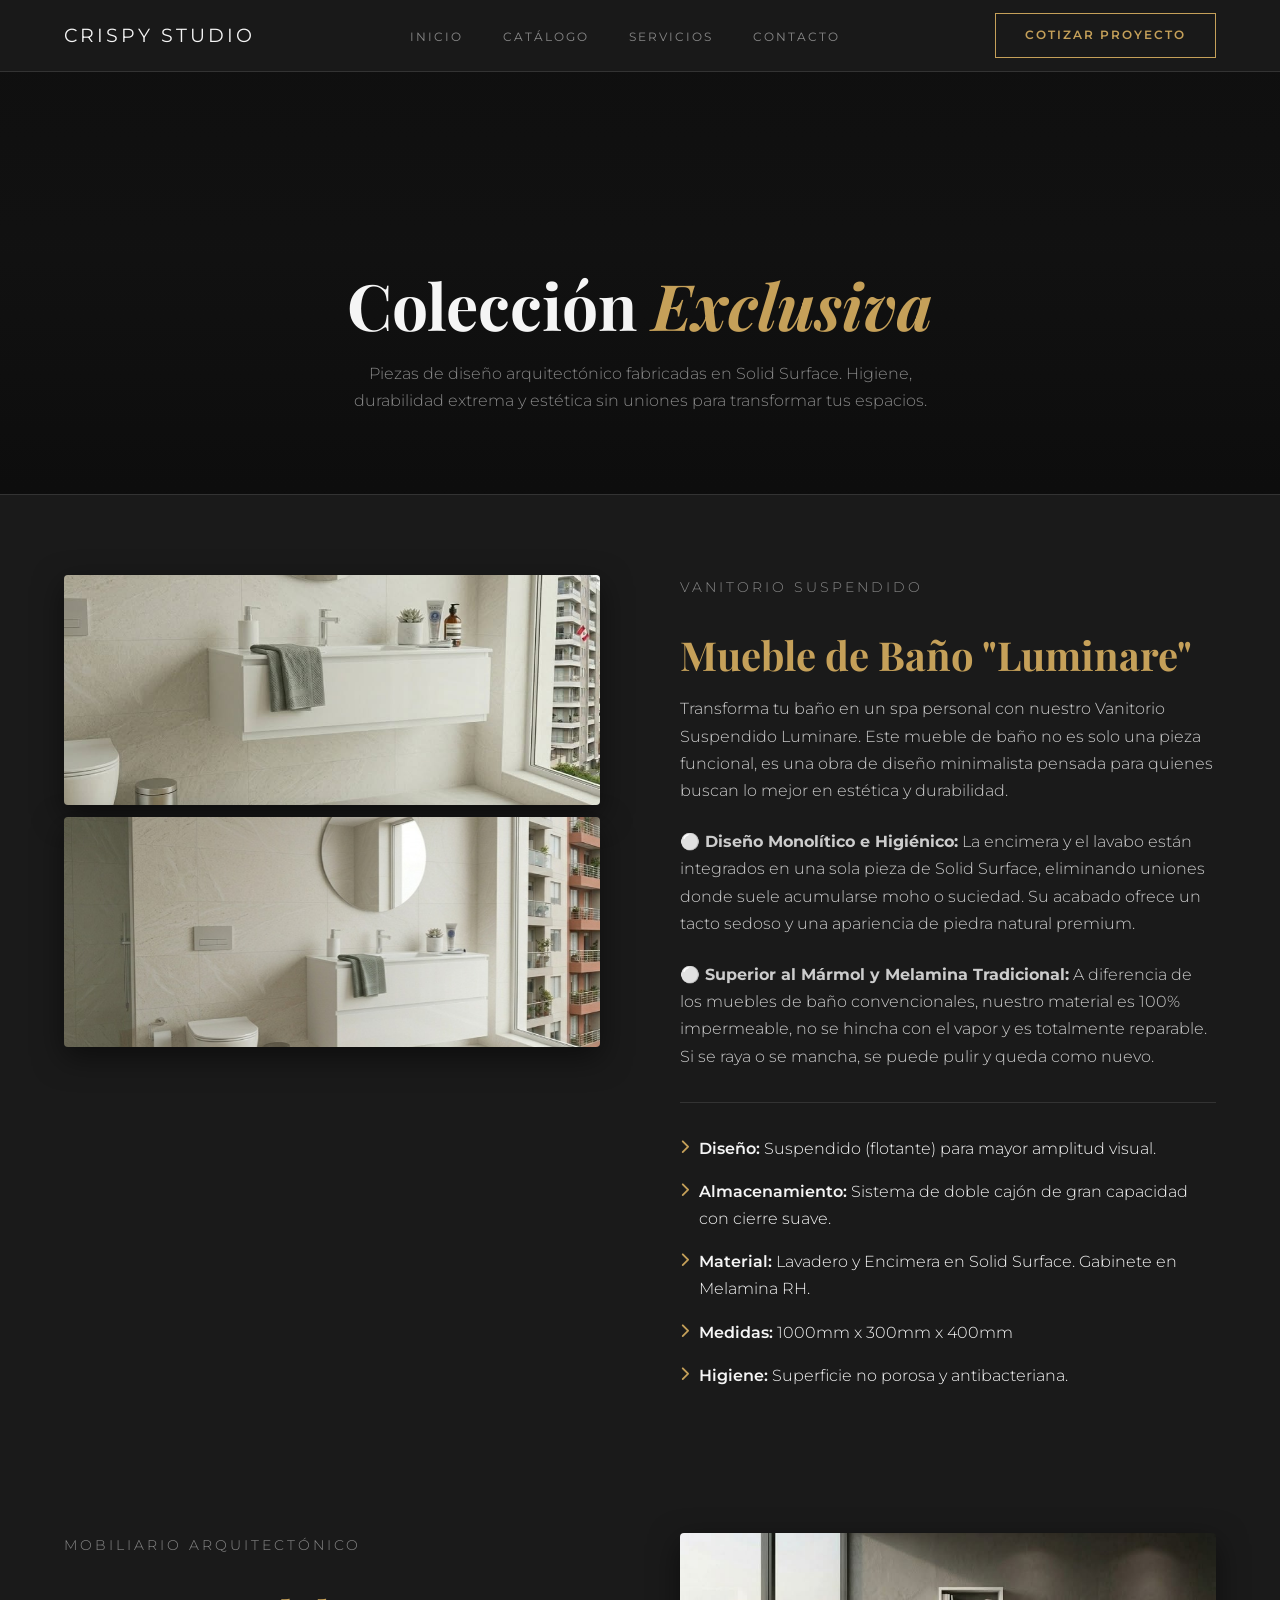
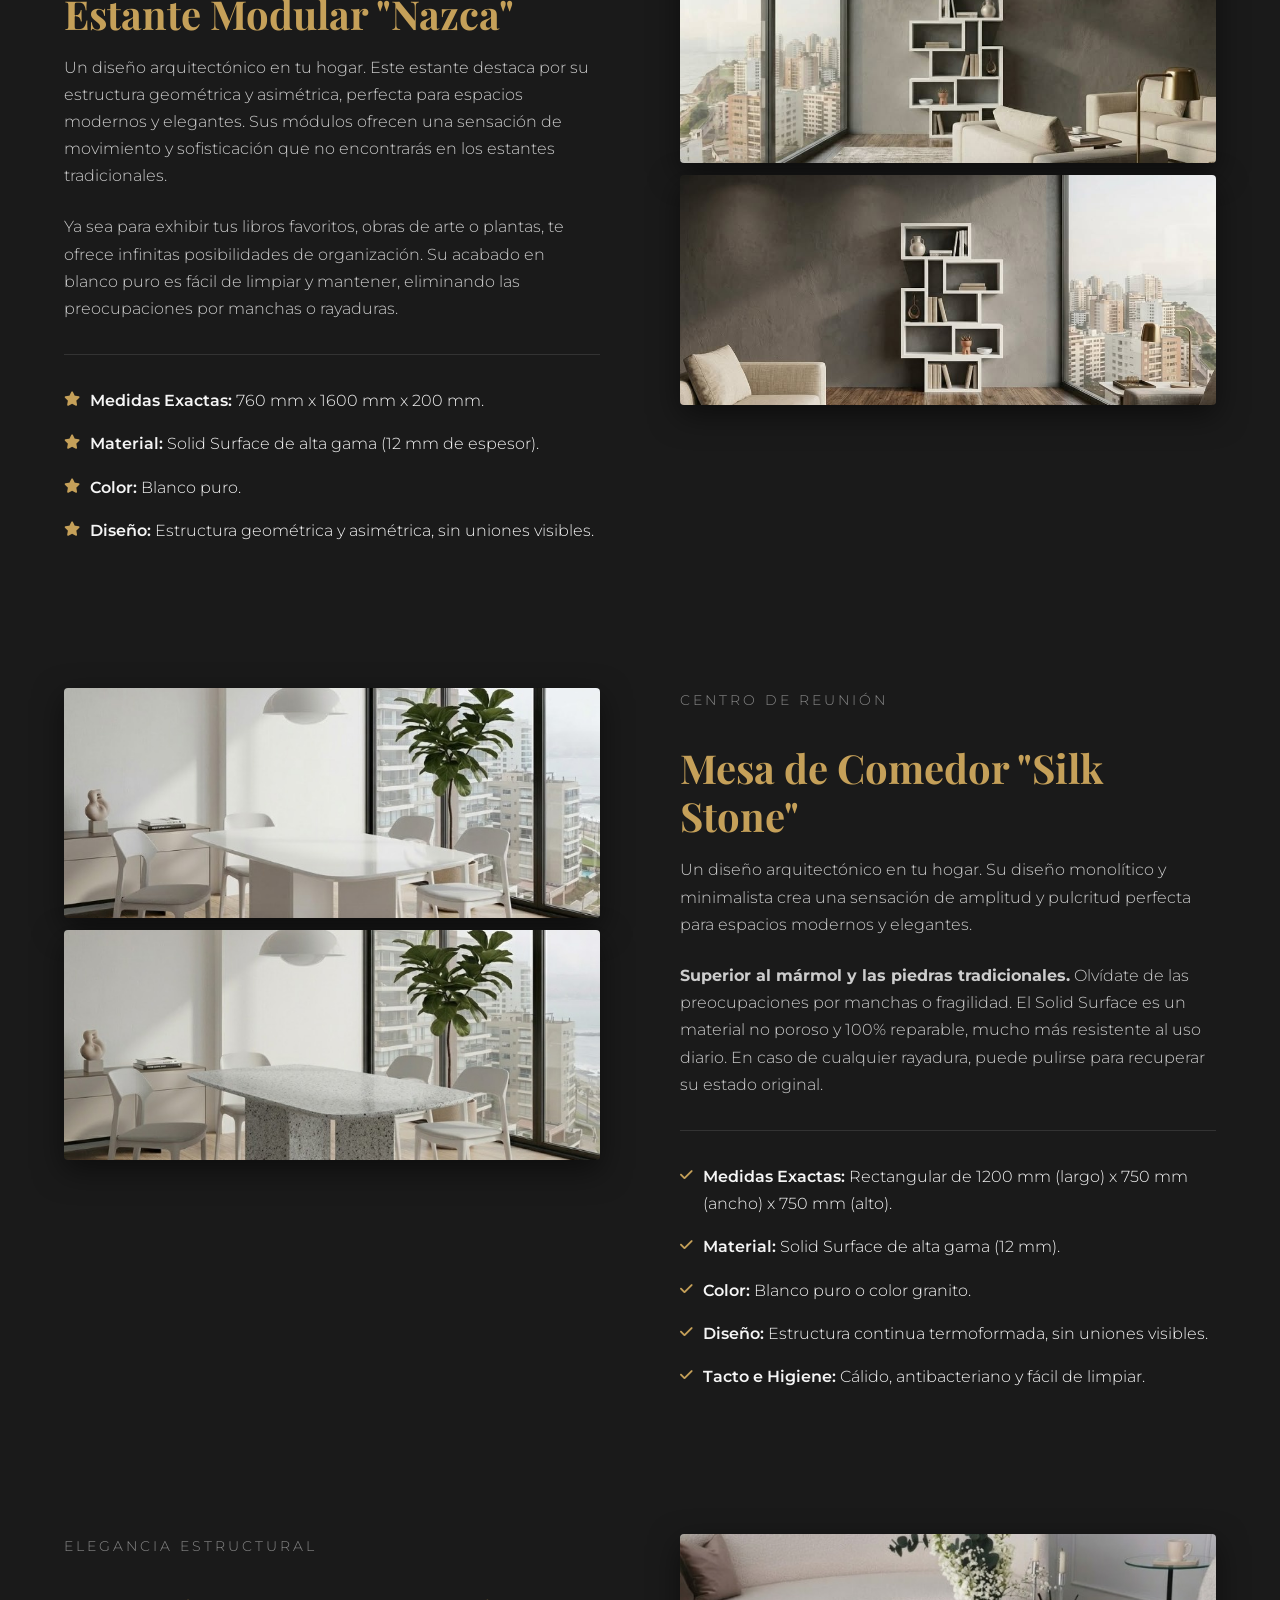
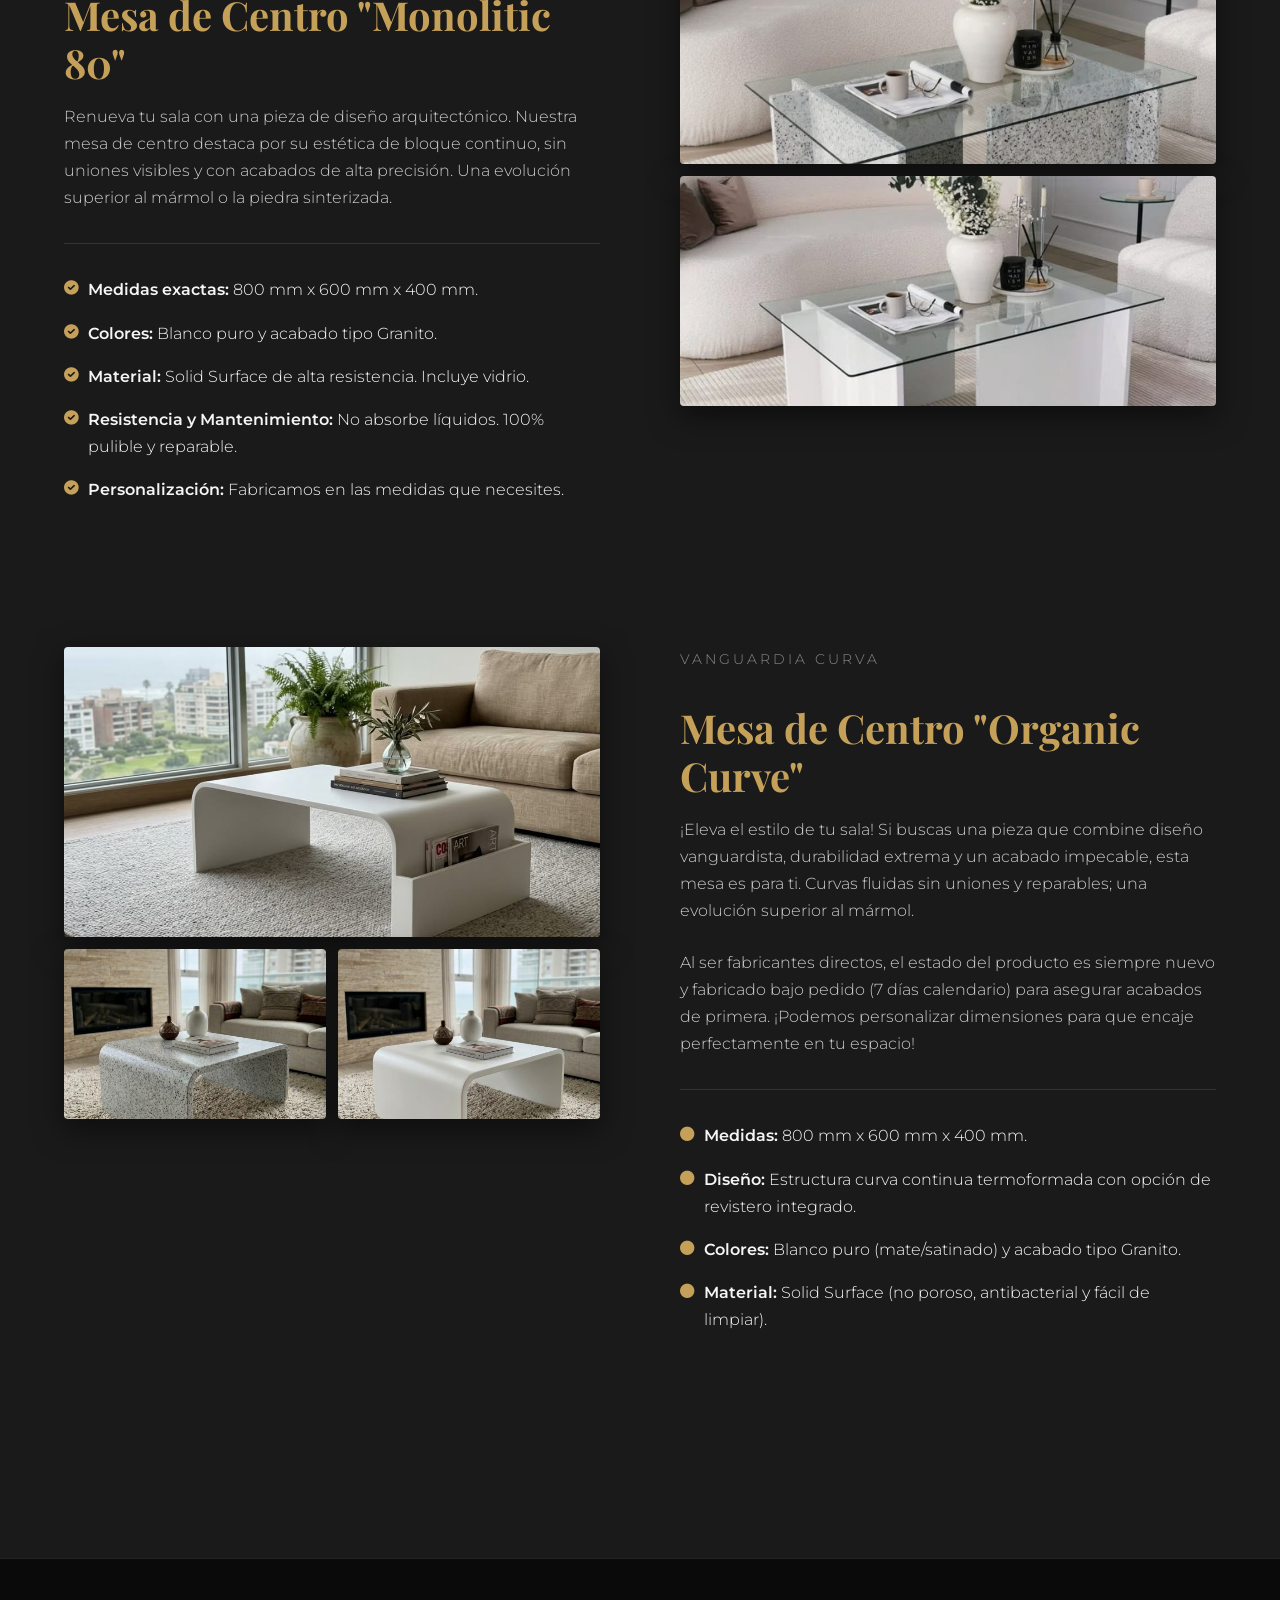
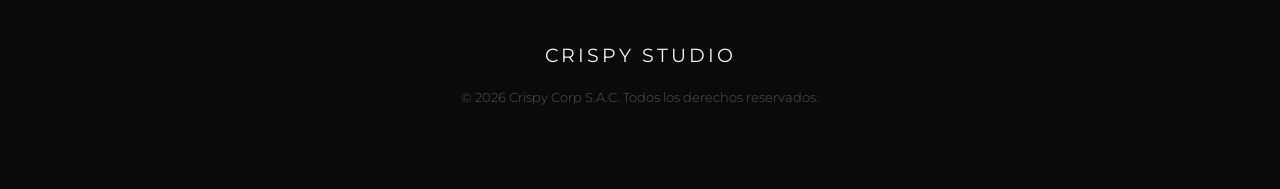
<file: catalogo.html>
<!DOCTYPE html>
<html lang="es">
<head>
    <meta charset="UTF-8">
    <meta name="viewport" content="width=device-width, initial-scale=1.0">
    <title>Catálogo | Crispy Studio</title>
    <meta name="description" content="Catálogo de productos prefabricados en Solid Surface por Crispy Studio. Diseño arquitectónico para tu hogar.">

    <link href="https://fonts.googleapis.com/css2?family=Playfair+Display:ital,wght@0,700;1,400&family=Montserrat:wght@300;400;600&display=swap" rel="stylesheet">
    <link rel="stylesheet" href="https://cdnjs.cloudflare.com/ajax/libs/font-awesome/6.0.0/css/all.min.css">
    <link rel="stylesheet" href="style.css">

</head>
<body>

<header>
    <div class="logo-container">
        <a href="index.html" style="text-decoration: none; display: flex; align-items: center; gap: 10px;">
            <div class="logo-text">CRISPY STUDIO</div>
        </a>
    </div>

    <div class="menu-toggle" id="mobile-menu">
        <span></span>
        <span></span>
        <span></span>
    </div>

    <nav id="nav-menu">
        <ul>
            <li><a href="index.html">Inicio</a></li>
            <li><a href="catalogo.html">Catálogo</a></li>
            <li><a href="#servicios">Servicios</a></li>
            <li><a href="#contacto">Contacto</a></li>
        </ul>
    </nav>

    <a href="https://wa.me/51994753687" class="btn-cta">COTIZAR PROYECTO</a>
</header>

    <section id="hero-catalog">
        <h1>Colección <span>Exclusiva</span></h1>
        <p>Piezas de diseño arquitectónico fabricadas en Solid Surface. Higiene, durabilidad extrema y estética sin uniones para transformar tus espacios.</p>
    </section>

    <style>
        #hero-catalog {
            background:
                linear-gradient(to bottom, rgba(10,10,10,0.72) 0%, rgba(10,10,10,0.55) 50%, rgba(10,10,10,0.82) 100%),
                url('https://images.unsplash.com/photo-1616486338812-3dadae4b4ace?auto=format&fit=crop&w=1920&q=80')
                center center / cover no-repeat;
            min-height: 55vh;
            display: flex;
            flex-direction: column;
            justify-content: flex-end;
        }
    </style>

    <section class="catalog-container">

        <div class="product-row">
            <div class="product-images img-count-2">
                <img src="Luminare1.jpg" alt="Vanitorio Luminare 1">
                <img src="Luminare2.jpg" alt="Vanitorio Luminare 2">
            </div>
            <div class="product-info">
                <span class="subtitle">Vanitorio Suspendido</span>
                <h2>Mueble de Baño "Luminare"</h2>
                <p>Transforma tu baño en un spa personal con nuestro Vanitorio Suspendido Luminare. Este mueble de baño no es solo una pieza funcional, es una obra de diseño minimalista pensada para quienes buscan lo mejor en estética y durabilidad.</p>
                <p><strong>⚪ Diseño Monolítico e Higiénico:</strong> La encimera y el lavabo están integrados en una sola pieza de Solid Surface, eliminando uniones donde suele acumularse moho o suciedad. Su acabado ofrece un tacto sedoso y una apariencia de piedra natural premium.</p>
                <p><strong>⚪ Superior al Mármol y Melamina Tradicional:</strong> A diferencia de los muebles de baño convencionales, nuestro material es 100% impermeable, no se hincha con el vapor y es totalmente reparable. Si se raya o se mancha, se puede pulir y queda como nuevo.</p>
                
                <ul class="specs-list">
                    <li><i class="fas fa-chevron-right"></i> <span><strong>Diseño:</strong> Suspendido (flotante) para mayor amplitud visual.</span></li>
                    <li><i class="fas fa-chevron-right"></i> <span><strong>Almacenamiento:</strong> Sistema de doble cajón de gran capacidad con cierre suave.</span></li>
                    <li><i class="fas fa-chevron-right"></i> <span><strong>Material:</strong> Lavadero y Encimera en Solid Surface. Gabinete en Melamina RH.</span></li>
                    <li><i class="fas fa-chevron-right"></i> <span><strong>Medidas:</strong> 1000mm x 300mm x 400mm</span></li>
                    <li><i class="fas fa-chevron-right"></i> <span><strong>Higiene:</strong> Superficie no porosa y antibacteriana.</span></li>
                </ul>
            </div>
        </div>

        <div class="product-row">
            <div class="product-images img-count-2">
                <img src="Nazca1.jpg" alt="Estante Nazca 1">
                <img src="Nazca2.jpg" alt="Estante Nazca 2">
            </div>
            <div class="product-info">
                <span class="subtitle">Mobiliario Arquitectónico</span>
                <h2>Estante Modular "Nazca"</h2>
                <p>Un diseño arquitectónico en tu hogar. Este estante destaca por su estructura geométrica y asimétrica, perfecta para espacios modernos y elegantes. Sus módulos ofrecen una sensación de movimiento y sofisticación que no encontrarás en los estantes tradicionales.</p>
                <p>Ya sea para exhibir tus libros favoritos, obras de arte o plantas, te ofrece infinitas posibilidades de organización. Su acabado en blanco puro es fácil de limpiar y mantener, eliminando las preocupaciones por manchas o rayaduras.</p>
                
                <ul class="specs-list">
                    <li><i class="fas fa-star"></i> <span><strong>Medidas Exactas:</strong> 760 mm x 1600 mm x 200 mm.</span></li>
                    <li><i class="fas fa-star"></i> <span><strong>Material:</strong> Solid Surface de alta gama (12 mm de espesor).</span></li>
                    <li><i class="fas fa-star"></i> <span><strong>Color:</strong> Blanco puro.</span></li>
                    <li><i class="fas fa-star"></i> <span><strong>Diseño:</strong> Estructura geométrica y asimétrica, sin uniones visibles.</span></li>
                </ul>
            </div>
        </div>

        <div class="product-row">
            <div class="product-images img-count-2">
                <img src="SilkStone1.jpg" alt="Mesa Comedor Silk Stone">
                <img src="SilkStone2.jpg" alt="Mesa Comedor Silk Stone Detalle">
            </div>
            <div class="product-info">
                <span class="subtitle">Centro de Reunión</span>
                <h2>Mesa de Comedor "Silk Stone"</h2>
                <p>Un diseño arquitectónico en tu hogar. Su diseño monolítico y minimalista crea una sensación de amplitud y pulcritud perfecta para espacios modernos y elegantes.</p>
                <p><strong>Superior al mármol y las piedras tradicionales.</strong> Olvídate de las preocupaciones por manchas o fragilidad. El Solid Surface es un material no poroso y 100% reparable, mucho más resistente al uso diario. En caso de cualquier rayadura, puede pulirse para recuperar su estado original.</p>
                
                <ul class="specs-list">
                    <li><i class="fas fa-check"></i> <span><strong>Medidas Exactas:</strong> Rectangular de 1200 mm (largo) x 750 mm (ancho) x 750 mm (alto).</span></li>
                    <li><i class="fas fa-check"></i> <span><strong>Material:</strong> Solid Surface de alta gama (12 mm).</span></li>
                    <li><i class="fas fa-check"></i> <span><strong>Color:</strong> Blanco puro o color granito.</span></li>
                    <li><i class="fas fa-check"></i> <span><strong>Diseño:</strong> Estructura continua termoformada, sin uniones visibles.</span></li>
                    <li><i class="fas fa-check"></i> <span><strong>Tacto e Higiene:</strong> Cálido, antibacteriano y fácil de limpiar.</span></li>
                </ul>
            </div>
        </div>

        <div class="product-row">
            <div class="product-images img-count-2">
                <img src="Monolitic1.jpg" alt="Mesa Centro Monolitic 1">
                <img src="Monolitic2.jpg" alt="Mesa Centro Monolitic 2">
            </div>
            <div class="product-info">
                <span class="subtitle">Elegancia Estructural</span>
                <h2>Mesa de Centro "Monolitic 80"</h2>
                <p>Renueva tu sala con una pieza de diseño arquitectónico. Nuestra mesa de centro destaca por su estética de bloque continuo, sin uniones visibles y con acabados de alta precisión. Una evolución superior al mármol o la piedra sinterizada.</p>
                
                <ul class="specs-list">
                    <li><i class="fas fa-check-circle"></i> <span><strong>Medidas exactas:</strong> 800 mm x 600 mm x 400 mm.</span></li>
                    <li><i class="fas fa-check-circle"></i> <span><strong>Colores:</strong> Blanco puro y acabado tipo Granito.</span></li>
                    <li><i class="fas fa-check-circle"></i> <span><strong>Material:</strong> Solid Surface de alta resistencia. Incluye vidrio.</span></li>
                    <li><i class="fas fa-check-circle"></i> <span><strong>Resistencia y Mantenimiento:</strong> No absorbe líquidos. 100% pulible y reparable.</span></li>
                    <li><i class="fas fa-check-circle"></i> <span><strong>Personalización:</strong> Fabricamos en las medidas que necesites.</span></li>
                </ul>
            </div>
        </div>

        <div class="product-row">
            <div class="product-images img-count-3">
                <img src="Organic1.jpg" alt="Organic Curve 1">
                <img src="Organic2.jpg" alt="Organic Curve 2">
                <img src="Organic3.jpg" alt="Organic Curve 3">
            </div>
            <div class="product-info">
                <span class="subtitle">Vanguardia Curva</span>
                <h2>Mesa de Centro "Organic Curve"</h2>
                <p>¡Eleva el estilo de tu sala! Si buscas una pieza que combine diseño vanguardista, durabilidad extrema y un acabado impecable, esta mesa es para ti. Curvas fluidas sin uniones y reparables; una evolución superior al mármol.</p>
                <p>Al ser fabricantes directos, el estado del producto es siempre nuevo y fabricado bajo pedido (7 días calendario) para asegurar acabados de primera. ¡Podemos personalizar dimensiones para que encaje perfectamente en tu espacio!</p>
                
                <ul class="specs-list">
                    <li><i class="fas fa-circle"></i> <span><strong>Medidas:</strong> 800 mm x 600 mm x 400 mm.</span></li>
                    <li><i class="fas fa-circle"></i> <span><strong>Diseño:</strong> Estructura curva continua termoformada con opción de revistero integrado.</span></li>
                    <li><i class="fas fa-circle"></i> <span><strong>Colores:</strong> Blanco puro (mate/satinado) y acabado tipo Granito.</span></li>
                    <li><i class="fas fa-circle"></i> <span><strong>Material:</strong> Solid Surface (no poroso, antibacterial y fácil de limpiar).</span></li>
                </ul>
            </div>
        </div>

    </section>

    <footer>
        <span class="logo-text">CRISPY Studio</span>
        <p style="margin-top: 1rem; font-size: 0.8rem; color: #555;">&copy; 2026 Crispy Corp S.A.C. Todos los derechos reservados.</p>
    </footer>

<script src="script.js"></script>
    

</body>
</html>
</file>
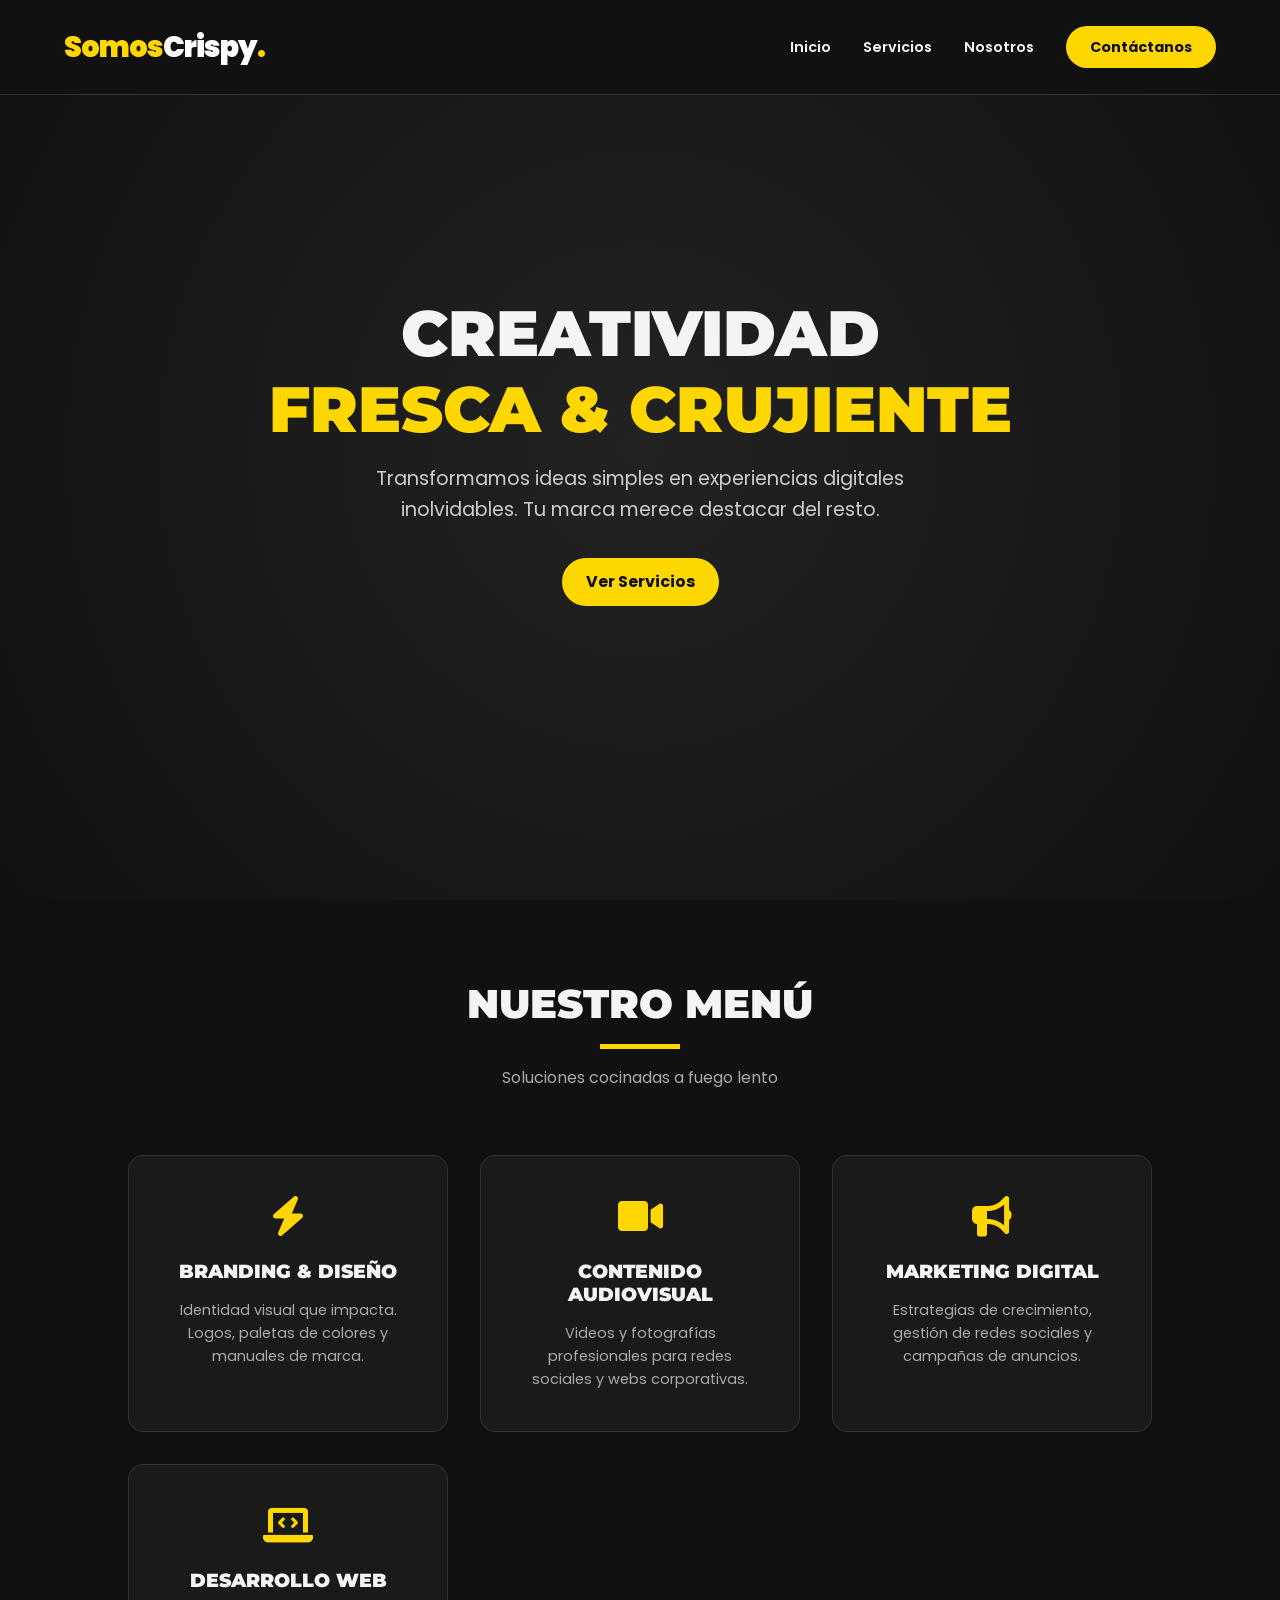
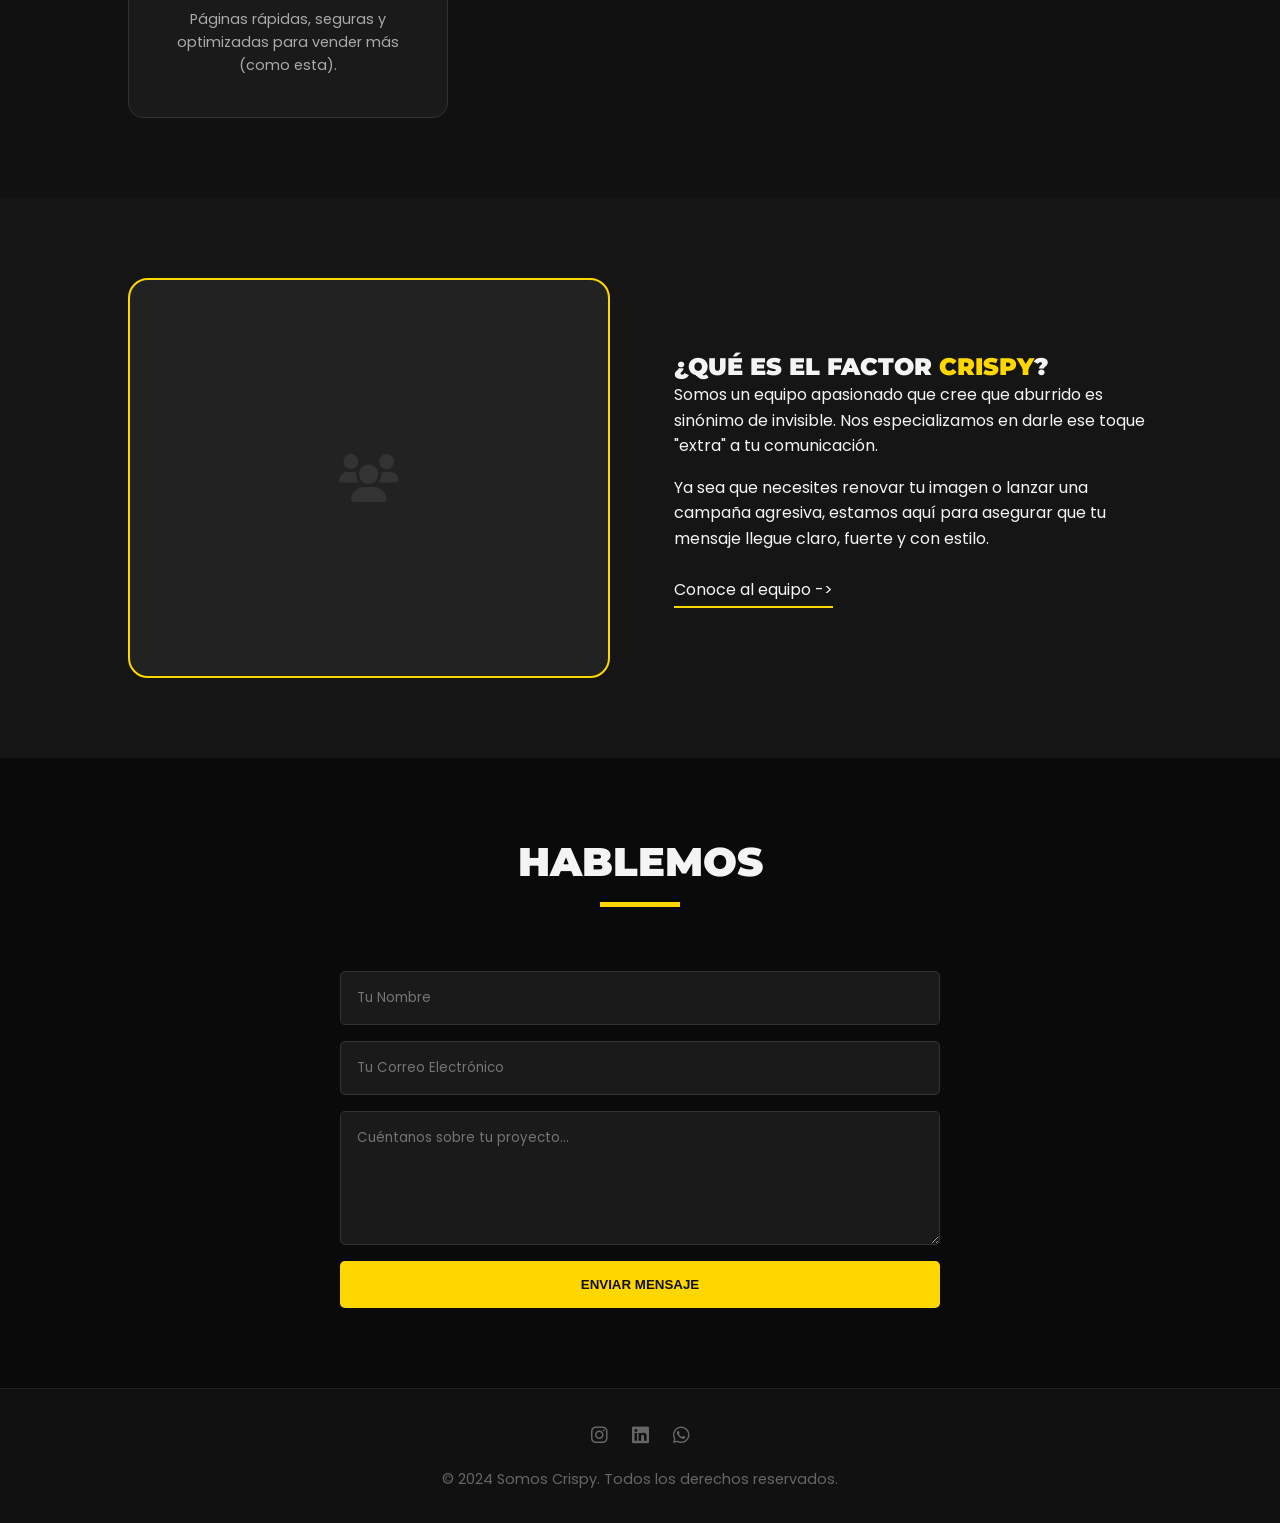
<file: public.html>
<!DOCTYPE html>
<html lang="es">
<head>
    <meta charset="UTF-8">
    <meta name="viewport" content="width=device-width, initial-scale=1.0">
    <title>Somos Crispy | Agencia Creativa</title>
    <meta name="description" content="Hacemos que tu marca suene fuerte y crujiente. Marketing digital, branding y contenido audiovisual.">
    
    <link rel="preconnect" href="https://fonts.googleapis.com">
    <link rel="preconnect" href="https://fonts.gstatic.com" crossorigin>
    <link href="https://fonts.googleapis.com/css2?family=Montserrat:wght@400;700;900&family=Poppins:wght@300;400;600&display=swap" rel="stylesheet">
    
    <link rel="stylesheet" href="https://cdnjs.cloudflare.com/ajax/libs/font-awesome/6.0.0/css/all.min.css">

    <style>
        /* --- 1. VARIABLES Y RESET --- */
        :root {
            --primary: #FFD700; /* Amarillo Crispy */
            --dark: #111111;
            --light: #f4f4f4;
            --grey: #333;
            --transition: all 0.3s ease;
        }

        * {
            margin: 0;
            padding: 0;
            box-sizing: border-box;
        }

        html {
            scroll-behavior: smooth;
        }

        body {
            font-family: 'Poppins', sans-serif;
            background-color: var(--dark);
            color: var(--light);
            line-height: 1.6;
            overflow-x: hidden;
        }

        h1, h2, h3 {
            font-family: 'Montserrat', sans-serif;
            font-weight: 900;
            text-transform: uppercase;
            line-height: 1.2;
        }

        a { text-decoration: none; color: inherit; }
        ul { list-style: none; }

        /* --- 2. NAVEGACIÓN --- */
        header {
            background: rgba(17, 17, 17, 0.95);
            padding: 1.5rem 5%;
            display: flex;
            justify-content: space-between;
            align-items: center;
            position: fixed;
            width: 100%;
            top: 0;
            z-index: 1000;
            border-bottom: 1px solid #333;
        }

        .logo {
            font-size: 1.8rem;
            font-weight: 900;
            color: var(--primary);
            letter-spacing: -1px;
        }

        .logo span { color: white; }

        nav ul { display: flex; gap: 2rem; }
        
        nav a {
            font-weight: 600;
            font-size: 0.9rem;
            transition: var(--transition);
        }

        nav a:hover { color: var(--primary); }

        .btn-cta {
            background: var(--primary);
            color: var(--dark);
            padding: 0.7rem 1.5rem;
            border-radius: 50px;
            font-weight: 700;
            transition: var(--transition);
        }

        .btn-cta:hover {
            background: white;
            transform: translateY(-3px);
            box-shadow: 0 10px 20px rgba(255, 215, 0, 0.2);
        }

        /* --- 3. HERO SECTION (Portada) --- */
        #hero {
            height: 100vh;
            display: flex;
            flex-direction: column;
            justify-content: center;
            align-items: center;
            text-align: center;
            padding: 0 2rem;
            background: radial-gradient(circle at center, #222 0%, #111 100%);
            position: relative;
        }

        #hero h1 {
            font-size: 4rem;
            margin-bottom: 1rem;
        }

        #hero h1 span {
            color: var(--primary);
            display: block;
        }

        #hero p {
            font-size: 1.2rem;
            max-width: 600px;
            margin-bottom: 2rem;
            color: #ccc;
        }

        /* --- 4. SERVICIOS (Grid) --- */
        .section-padding { padding: 5rem 10%; }

        .section-title {
            text-align: center;
            margin-bottom: 4rem;
        }

        .section-title h2 {
            font-size: 2.5rem;
            margin-bottom: 1rem;
        }

        .section-title .line {
            width: 80px;
            height: 5px;
            background: var(--primary);
            margin: 0 auto;
        }

        .services-grid {
            display: grid;
            grid-template-columns: repeat(auto-fit, minmax(250px, 1fr));
            gap: 2rem;
        }

        .card {
            background: #1a1a1a;
            padding: 2.5rem;
            border-radius: 15px;
            border: 1px solid #333;
            transition: var(--transition);
            text-align: center;
        }

        .card:hover {
            border-color: var(--primary);
            transform: translateY(-10px);
        }

        .card i {
            font-size: 2.5rem;
            color: var(--primary);
            margin-bottom: 1.5rem;
        }

        .card h3 { font-size: 1.2rem; margin-bottom: 1rem; }
        .card p { font-size: 0.9rem; color: #aaa; }

        /* --- 5. SOBRE NOSOTROS (Texto + Imagen) --- */
        .about-container {
            display: flex;
            align-items: center;
            gap: 4rem;
            flex-wrap: wrap;
        }

        .about-text { flex: 1; }
        .about-img { 
            flex: 1; 
            height: 400px;
            background-color: #222; /* Placeholder para tu foto */
            border-radius: 20px;
            display: flex;
            align-items: center;
            justify-content: center;
            border: 2px solid var(--primary);
        }

        .highlight { color: var(--primary); }

        /* --- 6. CONTACTO --- */
        #contacto {
            background: #0a0a0a;
            text-align: center;
        }

        .contact-form {
            max-width: 600px;
            margin: 0 auto;
            display: flex;
            flex-direction: column;
            gap: 1rem;
        }

        input, textarea {
            padding: 1rem;
            border-radius: 5px;
            border: 1px solid #333;
            background: #1a1a1a;
            color: white;
            font-family: 'Poppins', sans-serif;
        }

        input:focus, textarea:focus {
            outline: none;
            border-color: var(--primary);
        }

        button.submit {
            background: var(--primary);
            color: var(--dark);
            padding: 1rem;
            border: none;
            font-weight: 700;
            cursor: pointer;
            border-radius: 5px;
            transition: var(--transition);
        }

        button.submit:hover { background: white; }

        /* --- 7. FOOTER --- */
        footer {
            padding: 2rem;
            text-align: center;
            border-top: 1px solid #222;
            font-size: 0.9rem;
            color: #666;
        }

        .socials { margin-bottom: 1rem; }
        .socials a {
            margin: 0 10px;
            font-size: 1.2rem;
            transition: var(--transition);
        }
        .socials a:hover { color: var(--primary); }

        /* --- RESPONSIVE --- */
        @media (max-width: 768px) {
            header { padding: 1rem 2rem; }
            nav ul { display: none; } /* Simple mobile fix: hide menu items for now */
            #hero h1 { font-size: 2.5rem; }
            .about-container { flex-direction: column; }
            .about-img { width: 100%; height: 300px; }
        }
    </style>
</head>
<body>

    <header>
        <div class="logo">Somos<span>Crispy</span>.</div>
        <nav>
            <ul>
                <li><a href="#hero">Inicio</a></li>
                <li><a href="#servicios">Servicios</a></li>
                <li><a href="#nosotros">Nosotros</a></li>
                <li><a href="#contacto" class="btn-cta">Contáctanos</a></li>
            </ul>
        </nav>
    </header>

    <section id="hero">
        
        <h1>Creatividad <br><span>Fresca & Crujiente</span></h1>
        <p>Transformamos ideas simples en experiencias digitales inolvidables. Tu marca merece destacar del resto.</p>
        <a href="#servicios" class="btn-cta">Ver Servicios</a>
    </section>

    <section id="servicios" class="section-padding">
        <div class="section-title">
            <h2>Nuestro Menú</h2>
            <div class="line"></div>
            <p style="margin-top:1rem; color:#aaa;">Soluciones cocinadas a fuego lento</p>
        </div>
        
        <div class="services-grid">
            <div class="card">
                <i class="fas fa-bolt"></i>
                <h3>Branding & Diseño</h3>
                <p>Identidad visual que impacta. Logos, paletas de colores y manuales de marca.</p>
            </div>
            <div class="card">
                <i class="fas fa-video"></i>
                <h3>Contenido Audiovisual</h3>
                <p>Videos y fotografías profesionales para redes sociales y webs corporativas.</p>
            </div>
            <div class="card">
                <i class="fas fa-bullhorn"></i>
                <h3>Marketing Digital</h3>
                <p>Estrategias de crecimiento, gestión de redes sociales y campañas de anuncios.</p>
            </div>
            <div class="card">
                <i class="fas fa-laptop-code"></i>
                <h3>Desarrollo Web</h3>
                <p>Páginas rápidas, seguras y optimizadas para vender más (como esta).</p>
            </div>
        </div>
    </section>

    <section id="nosotros" class="section-padding" style="background: #151515;">
        <div class="about-container">
            <div class="about-img">
                <i class="fas fa-users" style="font-size: 3rem; color: #333;"></i>
            </div>
            <div class="about-text">
                <h2>¿Qué es el factor <span class="highlight">Crispy</span>?</h2>
                <p style="margin-bottom: 1rem;">Somos un equipo apasionado que cree que aburrido es sinónimo de invisible. Nos especializamos en darle ese toque "extra" a tu comunicación.</p>
                <p>Ya sea que necesites renovar tu imagen o lanzar una campaña agresiva, estamos aquí para asegurar que tu mensaje llegue claro, fuerte y con estilo.</p>
                <br>
                <a href="#contacto" style="border-bottom: 2px solid var(--primary); padding-bottom: 5px;">Conoce al equipo -></a>
            </div>
        </div>
    </section>

    <section id="contacto" class="section-padding">
        <div class="section-title">
            <h2>Hablemos</h2>
            <div class="line"></div>
        </div>
        <form class="contact-form">
            <input type="text" placeholder="Tu Nombre" required>
            <input type="email" placeholder="Tu Correo Electrónico" required>
            <textarea rows="5" placeholder="Cuéntanos sobre tu proyecto..." required></textarea>
            <button type="submit" class="submit">ENVIAR MENSAJE</button>
        </form>
    </section>

    <footer>
        <div class="socials">
            <a href="#"><i class="fab fa-instagram"></i></a>
            <a href="#"><i class="fab fa-linkedin"></i></a>
            <a href="#"><i class="fab fa-whatsapp"></i></a>
        </div>
        <p>&copy; 2024 Somos Crispy. Todos los derechos reservados.</p>
    </footer>

</body>
</html>
</file>
<file: style.css>
/* --- 1. VARIABLES Y RESET --- */
:root {
    --primary: #C5A059;
    --primary-light: #D4AF37;
    --dark: #1A1A1A;
    --darker: #0F0F0F;
    --light: #F5F5F5;
    --grey-text: #888;
    --transition: all 0.4s cubic-bezier(0.165, 0.84, 0.44, 1);
    --header-height: 72px;
}

* {
    margin: 0;
    padding: 0;
    box-sizing: border-box;
}

html { scroll-behavior: smooth; }

body {
    font-family: 'Montserrat', sans-serif;
    background-color: var(--dark);
    color: var(--light);
    line-height: 1.7;
    overflow-x: hidden;
    font-weight: 300;
}

h1, h2, h3, h4 {
    font-family: 'Playfair Display', serif;
    font-weight: 700;
    line-height: 1.2;
    color: var(--light);
}

a { text-decoration: none; color: inherit; }
ul { list-style: none; }

/* --- NAVEGACIÓN --- */
header {
    background: rgba(26, 26, 26, 0.98);
    padding: 1rem 5%;
    display: flex;
    justify-content: space-between;
    align-items: center;
    position: fixed;
    width: 100%;
    top: 0;
    z-index: 1000;
    border-bottom: 1px solid #333;
    backdrop-filter: blur(10px);
    height: var(--header-height);
}

.logo-container {
    display: flex;
    align-items: center;
    gap: 15px;
}

.logo-text {
    font-family: 'Montserrat', sans-serif;
    font-weight: 400;
    font-size: 1.2rem;
    letter-spacing: 3px;
    text-transform: uppercase;
    color: var(--light);
}

.nav-logo-img {
    height: 40px;
    filter: brightness(1.2);
}

nav ul { display: flex; gap: 2.5rem; }

nav a {
    font-family: 'Montserrat', sans-serif;
    font-weight: 400;
    font-size: 0.75rem;
    letter-spacing: 2px;
    transition: var(--transition);
    text-transform: uppercase;
    color: var(--grey-text);
}

nav a:hover, nav a.active { color: var(--primary); }

/* Hamburger button — hidden on desktop */
.menu-toggle {
    display: none;
    flex-direction: column;
    justify-content: space-between;
    width: 28px;
    height: 20px;
    cursor: pointer;
    z-index: 1100;
    background: none;
    border: none;
    padding: 0;
}

.menu-toggle span {
    display: block;
    width: 100%;
    height: 2px;
    background: var(--light);
    border-radius: 2px;
    transition: var(--transition);
}

/* Animate hamburger to X when active */
.menu-toggle.is-active span:nth-child(1) {
    transform: translateY(9px) rotate(45deg);
}
.menu-toggle.is-active span:nth-child(2) {
    opacity: 0;
}
.menu-toggle.is-active span:nth-child(3) {
    transform: translateY(-9px) rotate(-45deg);
}

.btn-cta {
    border: 1px solid var(--primary);
    color: var(--primary);
    padding: 0.7rem 1.8rem;
    font-family: 'Montserrat', sans-serif;
    font-weight: 600;
    font-size: 0.75rem;
    text-transform: uppercase;
    letter-spacing: 2px;
    transition: var(--transition);
    display: inline-block;
    background: transparent;
    white-space: nowrap;
}

.btn-cta:hover {
    background: var(--primary);
    color: var(--dark);
    box-shadow: 0 10px 20px rgba(197, 160, 89, 0.2);
}

/* --- SECCIONES --- */
.section-padding { padding: 8rem 10%; }

.section-title {
    text-align: center;
    margin-bottom: 5rem;
}

.section-title h2 {
    font-size: 3.5rem;
    margin-bottom: 1.5rem;
}

.section-title p {
    font-family: 'Playfair Display', serif;
    font-style: italic;
    color: var(--primary);
    font-size: 1.3rem;
    max-width: 700px;
    margin: 1rem auto 0;
}

.line {
    width: 60px;
    height: 2px;
    background: var(--primary);
    margin: 0 auto;
}

/* --- HERO (index) --- */
#hero {
    min-height: 100vh;
    display: flex;
    flex-direction: column;
    justify-content: center;
    padding: calc(var(--header-height) + 4rem) 10% 4rem;
    background: linear-gradient(to right, rgba(15,15,15,0.9) 30%, rgba(15,15,15,0.2)),
                url('https://images.unsplash.com/photo-1600585154340-be6161a56a0c?auto=format&fit=crop&w=1920&q=80');
    background-size: cover;
    background-position: center;
}

#hero h1 {
    font-size: 5rem;
    margin-bottom: 2rem;
    max-width: 900px;
    font-weight: 700;
}

#hero h1 span {
    color: var(--primary);
    display: block;
    font-style: italic;
    font-weight: 400;
}

#hero p {
    font-size: 1.1rem;
    max-width: 500px;
    margin-bottom: 3rem;
    color: #ccc;
    border-left: 2px solid var(--primary);
    padding-left: 20px;
}

/* --- HERO CATÁLOGO --- */
#hero-catalog {
    padding: calc(var(--header-height) + 5rem) 5% 5rem;
    text-align: center;
    background: var(--darker);
    border-bottom: 1px solid #333;
}

#hero-catalog h1 { font-size: 4rem; margin-bottom: 1rem; }
#hero-catalog h1 span { color: var(--primary); font-style: italic; }
#hero-catalog p { color: var(--grey-text); max-width: 600px; margin: 0 auto; }

/* --- BENEFICIOS / VALOR --- */
.value-list {
    display: grid;
    grid-template-columns: repeat(auto-fit, minmax(300px, 1fr));
    gap: 3rem;
}

.value-item {
    text-align: center;
    padding: 2rem;
    transition: var(--transition);
}

.value-item i {
    font-size: 2.5rem;
    color: var(--primary);
    margin-bottom: 1.5rem;
    opacity: 0.8;
}

.value-item h4 {
    font-size: 1.5rem;
    margin-bottom: 1rem;
    font-family: 'Playfair Display', serif;
}

.value-item p {
    color: var(--grey-text);
    font-size: 0.95rem;
    line-height: 1.8;
}

/* --- GRID DE PRODUCTOS (2x2) --- */
.services-grid {
    display: grid;
    gap: 2rem;
    grid-template-columns: repeat(2, 1fr);
    max-width: 1200px;
    margin: 0 auto;
}

.card {
    background: #222;
    padding: 4rem 3rem;
    border: 1px solid #333;
    transition: var(--transition);
    position: relative;
    overflow: hidden;
}

.card:hover {
    border-color: var(--primary);
    background: #282828;
}

.card i {
    font-size: 2rem;
    color: var(--primary);
    margin-bottom: 2rem;
}

.card h3 {
    font-size: 2rem;
    margin-bottom: 1.5rem;
}

.card p {
    color: var(--grey-text);
    font-size: 0.9rem;
    margin-bottom: 2rem;
}

.card-number {
    position: absolute;
    top: 2rem;
    right: 2rem;
    font-family: 'Playfair Display', serif;
    font-style: italic;
    color: rgba(197, 160, 89, 0.1);
    font-size: 4rem;
}

.brand-tag {
    font-family: 'Montserrat', sans-serif;
    font-size: 0.7rem;
    letter-spacing: 2px;
    color: var(--primary);
    font-weight: 600;
    text-transform: uppercase;
    border-top: 1px solid #444;
    padding-top: 1.5rem;
    margin-top: auto;
    display: block;
}

/* --- IMPLEMENTACIÓN LOOP --- */
.implementation-loop-container { width: 100%; }

.implementation-card {
    background: #1a1a1a;
    border: 1px solid #333;
    padding: 5rem;
    text-align: center;
    max-width: 1000px;
    margin: 5rem auto 0;
}

.loop-title h3 {
    font-size: 2.5rem;
    margin-bottom: 1rem;
}

.loop-subtitle {
    text-transform: uppercase;
    letter-spacing: 4px;
    font-size: 0.8rem;
}

.loop-header {
    display: flex;
    align-items: center;
    gap: 2rem;
    margin-bottom: 2rem;
    text-align: left;
}

.loop-icon {
    font-size: 3rem !important;
    color: var(--primary);
    opacity: 0.5;
}

.loop-steps {
    display: flex;
    flex-wrap: wrap;
    justify-content: center;
    align-items: center;
    gap: 1.5rem;
    margin-top: 4rem;
}

.loop-step {
    font-size: 0.75rem;
    text-transform: uppercase;
    letter-spacing: 1px;
    color: var(--light);
    border: 1px solid #444;
    padding: 0.8rem 1.5rem;
}

/* --- CATÁLOGO DE PRODUCTOS --- */
.catalog-container { padding: 5rem 5%; max-width: 1400px; margin: 0 auto; }

.product-row {
    display: flex;
    align-items: center;
    gap: 5rem;
    margin-bottom: 8rem;
}

.product-row:nth-child(even) { flex-direction: row-reverse; }

.product-images {
    flex: 1;
    display: grid;
    gap: 12px;
    align-self: stretch;
}

/* 2-image layout: stacked vertically, each image same height */
.product-images.img-count-2 {
    grid-template-columns: 1fr;
    grid-template-rows: repeat(2, 230px);
}

/* 3-image layout: first image spans full width, two equal ones below */
.product-images.img-count-3 {
    grid-template-columns: repeat(2, 1fr);
    grid-template-rows: 290px 170px;
}

.product-images.img-count-3 img:first-child {
    grid-column: 1 / -1;
}

.product-images img {
    width: 100%;
    height: 100%;
    object-fit: cover;
    border-radius: 4px;
    transition: var(--transition);
    box-shadow: 0 10px 30px rgba(0,0,0,0.5);
    display: block;
}

.product-images img:hover { transform: scale(1.02); }

.product-info { flex: 1; }
.product-info h2 { font-size: 2.5rem; margin-bottom: 1rem; color: var(--primary); }
.product-info .subtitle {
    font-family: 'Montserrat', sans-serif;
    font-size: 0.9rem;
    text-transform: uppercase;
    letter-spacing: 3px;
    color: var(--grey-text);
    margin-bottom: 2rem;
    display: block;
}
.product-info p { margin-bottom: 1.5rem; color: #ccc; }

.specs-list { margin-top: 2rem; border-top: 1px solid #333; padding-top: 2rem; }
.specs-list li { margin-bottom: 1rem; display: flex; gap: 10px; align-items: flex-start; }
.specs-list i { color: var(--primary); margin-top: 5px; font-size: 0.9rem; flex-shrink: 0; }
.specs-list strong { color: var(--light); font-weight: 600; }

/* --- CONTACTO --- */
.contact-form {
    max-width: 800px;
    margin: 0 auto;
    display: flex;
    flex-direction: column;
    gap: 1rem;
}

.contact-form input,
.contact-form textarea {
    width: 100%;
    display: block;
}

.contact-form button.submit {
    align-self: center;
    padding: 1.2rem 4rem;
    width: auto;
}

input, textarea {
    background: transparent;
    border: none;
    border-bottom: 1px solid #444;
    padding: 1.5rem 0.5rem;
    color: white;
    font-family: 'Montserrat', sans-serif;
    margin-bottom: 1rem;
    transition: var(--transition);
    border-radius: 0;
    width: 100%;
}

input:focus, textarea:focus {
    outline: none;
    border-bottom-color: var(--primary);
}

button.submit {
    margin-top: 2rem;
    background: var(--primary);
    border: 1px solid var(--primary);
    padding: 1.2rem;
    color: var(--dark);
    font-weight: 700;
    letter-spacing: 2px;
    cursor: pointer;
    transition: var(--transition);
    font-family: 'Montserrat', sans-serif;
    font-size: 0.8rem;
}

button.submit:hover {
    background: transparent;
    color: var(--primary);
}

/* --- LOGOS DE MARCAS --- */
.brands-container {
    display: flex;
    flex-wrap: wrap;
    justify-content: center;
    align-items: center;
    gap: 4rem;
    padding: 2rem 0;
    margin-top: 3rem;
}

.brand-logo-item {
    height: 50px;
    width: 150px;
    display: flex;
    justify-content: center;
    align-items: center;
    filter: grayscale(100%) opacity(0.6);
    transition: var(--transition);
}

.brand-logo-item:hover {
    filter: grayscale(0%) opacity(1);
}

.brand-logo-item img {
    max-height: 100%;
    max-width: 100%;
    object-fit: contain;
}

/* --- FOOTER --- */
footer {
    padding: 5rem 10%;
    background: #0a0a0a;
    border-top: 1px solid #222;
    text-align: center;
}

/* --- ANIMACIONES REVEAL --- */
.reveal {
    opacity: 0;
    transform: translateY(40px);
    transition: all 1s cubic-bezier(0.165, 0.84, 0.44, 1);
}

.reveal.active {
    opacity: 1;
    transform: translateY(0);
}

.delay-100 { transition-delay: 0.1s; }
.delay-200 { transition-delay: 0.2s; }
.delay-300 { transition-delay: 0.3s; }
.delay-400 { transition-delay: 0.4s; }
.delay-500 { transition-delay: 0.5s; }

/* =====================================================
   RESPONSIVE
   ===================================================== */

/* Tablet & below */
@media (max-width: 1024px) {
    /* Show hamburger */
    .menu-toggle {
        display: flex;
    }

    /* Hide CTA button in header to save space */
    header > .btn-cta {
        display: none;
    }

    /* Nav becomes fullscreen dropdown */
    nav {
        display: none;
        position: absolute;
        top: var(--header-height);
        left: 0;
        width: 100%;
        background: rgba(10, 10, 10, 0.98);
        padding: 2.5rem 0;
        text-align: center;
        border-bottom: 1px solid var(--primary);
        backdrop-filter: blur(10px);
    }

    nav.active {
        display: block;
    }

    nav ul {
        flex-direction: column;
        gap: 2rem;
    }

    nav a {
        font-size: 1rem;
    }

    /* Two-column grid → one column */
    .services-grid {
        grid-template-columns: 1fr;
    }

    .section-title h2 {
        font-size: 2.5rem;
    }

    .implementation-card {
        padding: 3rem 2rem;
    }

    .loop-header {
        flex-direction: column;
        text-align: center;
    }

    .loop-steps {
        flex-direction: column;
        gap: 1rem;
    }

    .loop-steps .fa-arrow-right {
        transform: rotate(90deg);
    }
}

/* Mobile */
@media (max-width: 768px) {
    #hero h1 {
        font-size: 2.8rem;
    }

    #hero-catalog h1 {
        font-size: 2.4rem;
    }

    .section-padding {
        padding: 5rem 6%;
    }

    .section-title h2 {
        font-size: 2rem;
    }

    .section-title p {
        font-size: 1rem;
    }

    /* Catalog rows stack vertically */
    .product-row,
    .product-row:nth-child(even) {
        flex-direction: column;
        gap: 2.5rem;
        margin-bottom: 5rem;
    }

    .product-images.img-count-2 {
        grid-template-rows: repeat(2, 200px);
    }

    .product-images.img-count-3 {
        grid-template-rows: 220px 140px;
    }

    .product-info h2 {
        font-size: 2rem;
    }

    .card {
        padding: 3rem 2rem;
    }

    .card h3 {
        font-size: 1.6rem;
    }

    footer {
        padding: 3rem 6%;
    }
}

/* Small phones */
@media (max-width: 480px) {
    #hero h1 {
        font-size: 2.2rem;
    }

    .logo-text {
        font-size: 1rem;
        letter-spacing: 2px;
    }
}
</file>
